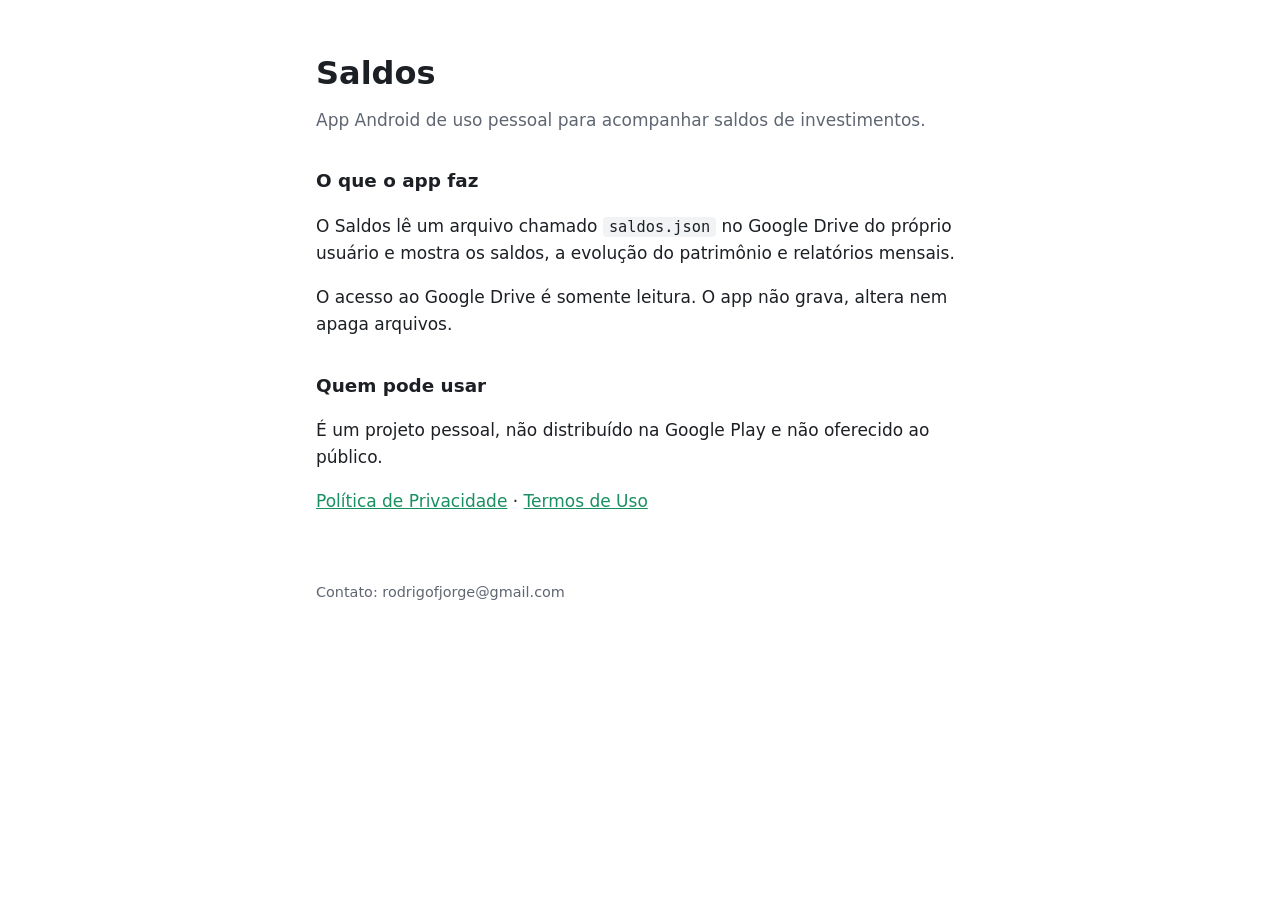
<file: index.html>
<!doctype html>
<html lang="pt-BR">
<head>
<meta charset="utf-8">
<meta name="viewport" content="width=device-width, initial-scale=1">
<title>Saldos</title>
<link rel="stylesheet" href="style.css">
</head>
<body>
<main>
  <h1>Saldos</h1>
  <p class="lead">App Android de uso pessoal para acompanhar saldos de investimentos.</p>

  <h2>O que o app faz</h2>
  <p>O Saldos lê um arquivo chamado <code>saldos.json</code> no Google Drive do próprio usuário e mostra os saldos, a evolução do patrimônio e relatórios mensais.</p>
  <p>O acesso ao Google Drive é somente leitura. O app não grava, altera nem apaga arquivos.</p>

  <h2>Quem pode usar</h2>
  <p>É um projeto pessoal, não distribuído na Google Play e não oferecido ao público.</p>

  <p><a href="privacidade.html">Política de Privacidade</a> · <a href="termos.html">Termos de Uso</a></p>
</main>
<footer>Contato: rodrigofjorge@gmail.com</footer>
</body>
</html>
</file>
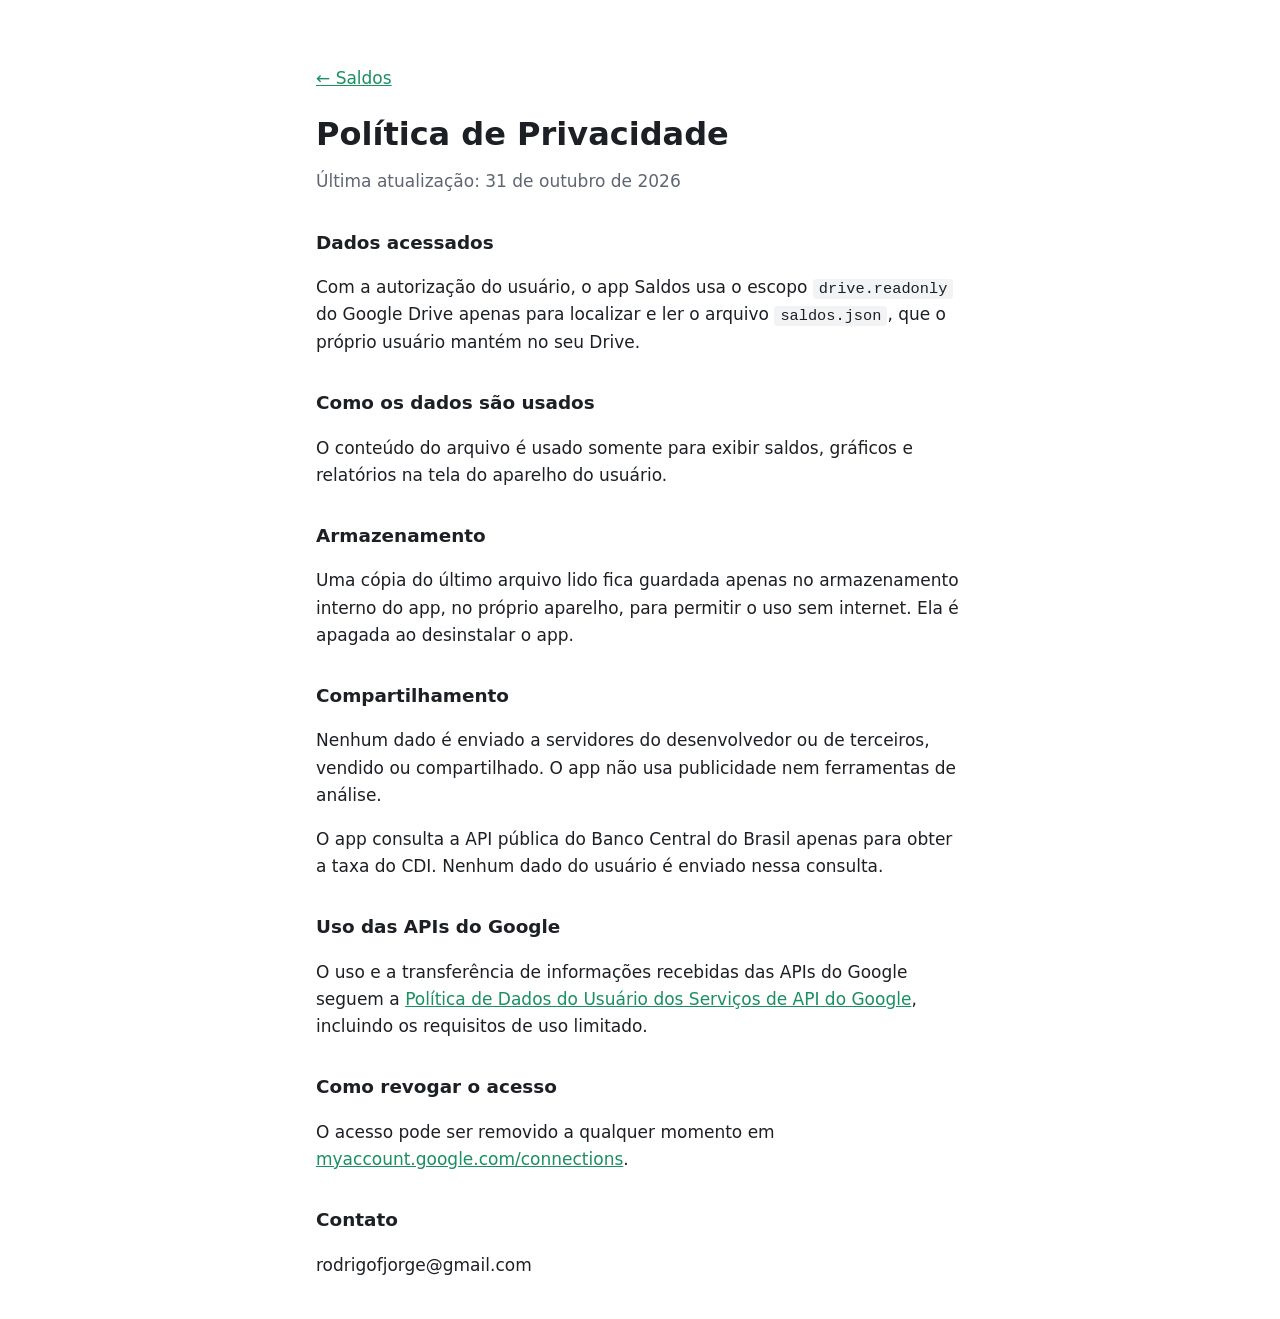
<file: privacidade.html>
<!doctype html>
<html lang="pt-BR">
<head>
<meta charset="utf-8">
<meta name="viewport" content="width=device-width, initial-scale=1">
<title>Saldos · Política de Privacidade</title>
<link rel="stylesheet" href="style.css">
</head>
<body>
<main>
  <p><a href="index.html">← Saldos</a></p>
  <h1>Política de Privacidade</h1>
  <p class="lead">Última atualização: 31 de outubro de 2026</p>

  <h2>Dados acessados</h2>
  <p>Com a autorização do usuário, o app Saldos usa o escopo <code>drive.readonly</code> do Google Drive apenas para localizar e ler o arquivo <code>saldos.json</code>, que o próprio usuário mantém no seu Drive.</p>

  <h2>Como os dados são usados</h2>
  <p>O conteúdo do arquivo é usado somente para exibir saldos, gráficos e relatórios na tela do aparelho do usuário.</p>

  <h2>Armazenamento</h2>
  <p>Uma cópia do último arquivo lido fica guardada apenas no armazenamento interno do app, no próprio aparelho, para permitir o uso sem internet. Ela é apagada ao desinstalar o app.</p>

  <h2>Compartilhamento</h2>
  <p>Nenhum dado é enviado a servidores do desenvolvedor ou de terceiros, vendido ou compartilhado. O app não usa publicidade nem ferramentas de análise.</p>
  <p>O app consulta a API pública do Banco Central do Brasil apenas para obter a taxa do CDI. Nenhum dado do usuário é enviado nessa consulta.</p>

  <h2>Uso das APIs do Google</h2>
  <p>O uso e a transferência de informações recebidas das APIs do Google seguem a <a href="https://developers.google.com/terms/api-services-user-data-policy">Política de Dados do Usuário dos Serviços de API do Google</a>, incluindo os requisitos de uso limitado.</p>

  <h2>Como revogar o acesso</h2>
  <p>O acesso pode ser removido a qualquer momento em <a href="https://myaccount.google.com/connections">myaccount.google.com/connections</a>.</p>

  <h2>Contato</h2>
  <p>rodrigofjorge@gmail.com</p>
</main>
</body>
</html>
</file>
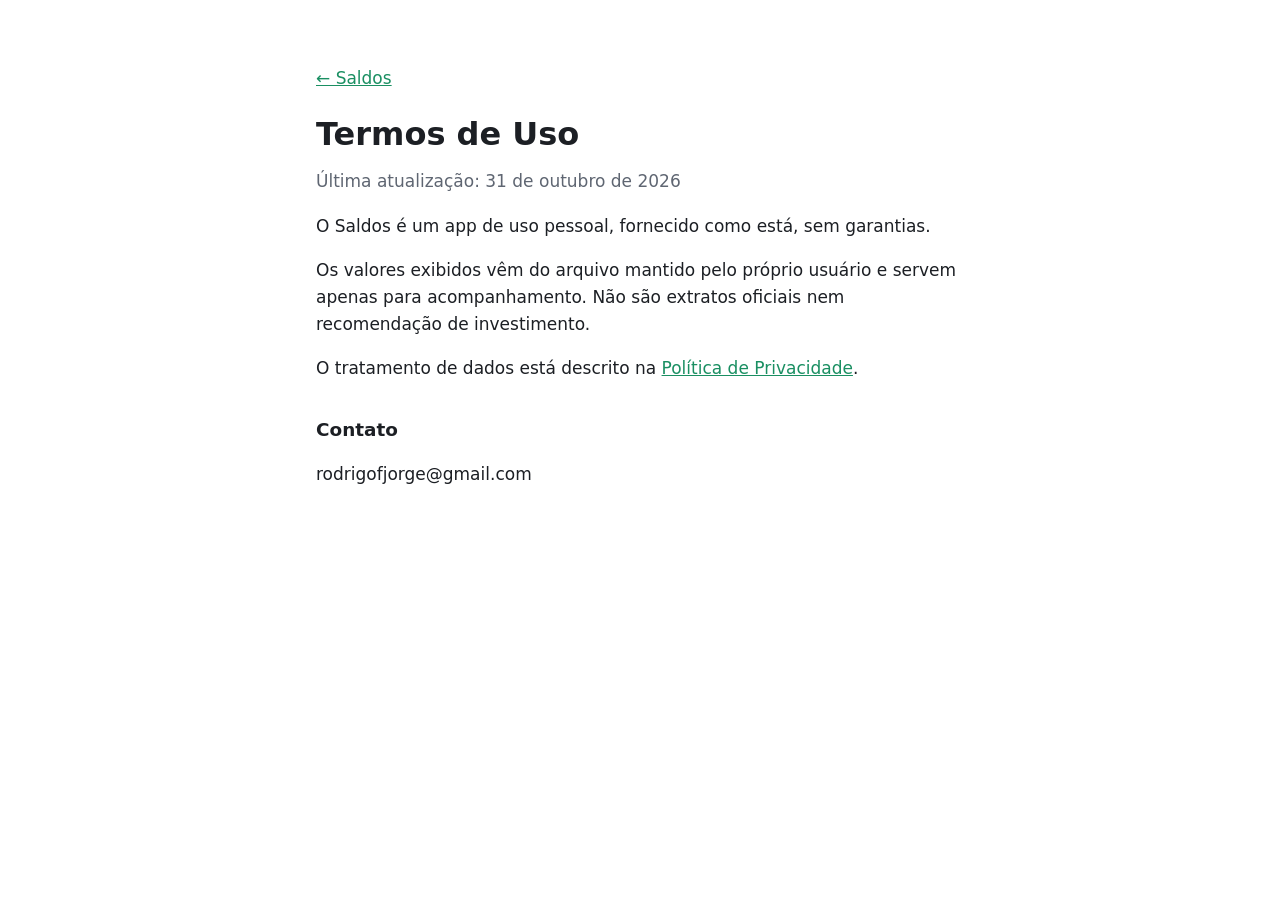
<file: termos.html>
<!doctype html>
<html lang="pt-BR">
<head>
<meta charset="utf-8">
<meta name="viewport" content="width=device-width, initial-scale=1">
<title>Saldos · Termos de Uso</title>
<link rel="stylesheet" href="style.css">
</head>
<body>
<main>
  <p><a href="index.html">← Saldos</a></p>
  <h1>Termos de Uso</h1>
  <p class="lead">Última atualização: 31 de outubro de 2026</p>

  <p>O Saldos é um app de uso pessoal, fornecido como está, sem garantias.</p>
  <p>Os valores exibidos vêm do arquivo mantido pelo próprio usuário e servem apenas para acompanhamento. Não são extratos oficiais nem recomendação de investimento.</p>
  <p>O tratamento de dados está descrito na <a href="privacidade.html">Política de Privacidade</a>.</p>

  <h2>Contato</h2>
  <p>rodrigofjorge@gmail.com</p>
</main>
</body>
</html>
</file>
<file: style.css>
:root {
  --bg: #ffffff;
  --text: #1c1f24;
  --muted: #5f6672;
  --accent: #1a8f62;
  --code: #f1f3f5;
}
@media (prefers-color-scheme: dark) {
  :root {
    --bg: #0e1116;
    --text: #e6e8eb;
    --muted: #9aa1ab;
    --accent: #2ecc8f;
    --code: #1a1f27;
  }
}
* { box-sizing: border-box; }
body {
  margin: 0;
  background: var(--bg);
  color: var(--text);
  font: 17px/1.6 system-ui, -apple-system, "Segoe UI", Roboto, sans-serif;
}
main { max-width: 680px; margin: 0 auto; padding: 48px 16px 24px; }
h1 { font-size: 2rem; margin: 0 0 8px; }
h2 { font-size: 1.15rem; margin: 32px 0 8px; }
.lead { color: var(--muted); margin-top: 0; }
a { color: var(--accent); }
code { background: var(--code); padding: 1px 6px; border-radius: 4px; font-size: 0.9em; }
footer { max-width: 680px; margin: 0 auto; padding: 24px 16px 48px; color: var(--muted); font-size: 0.9rem; }
</file>
